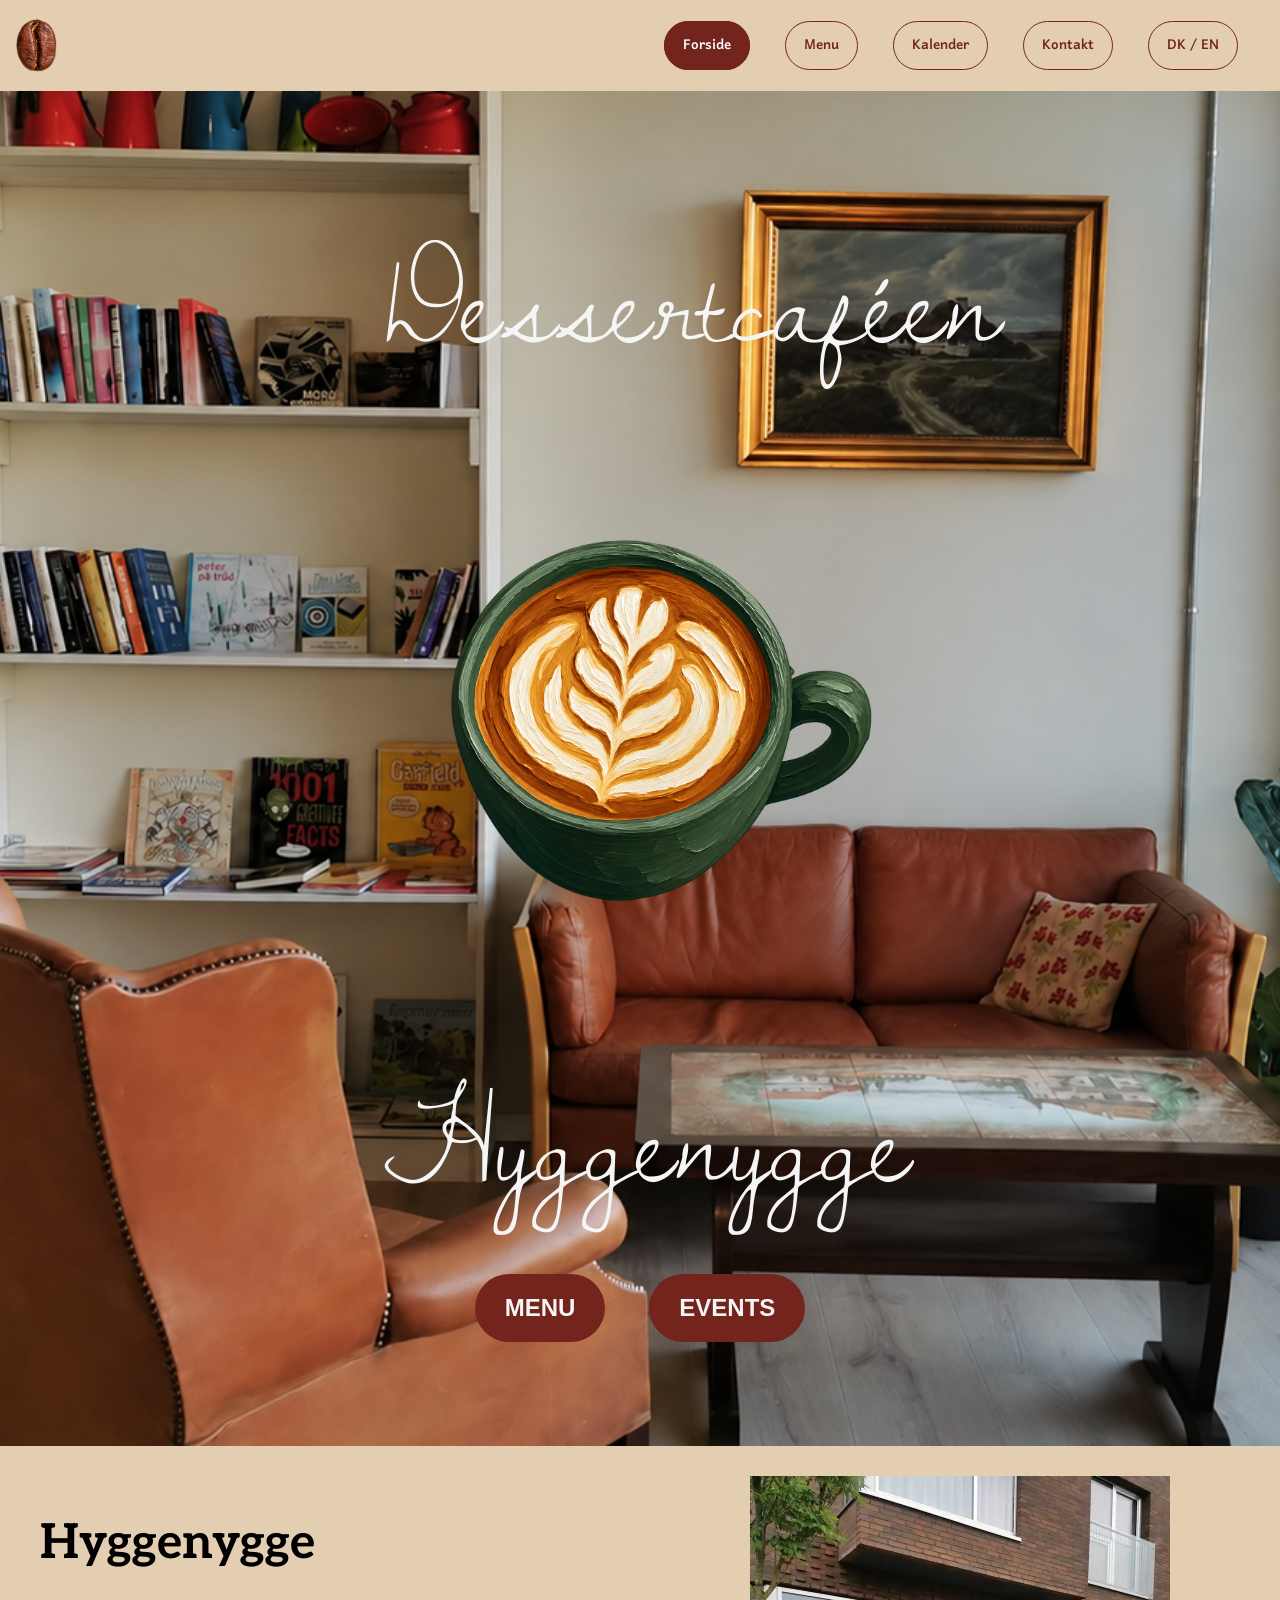
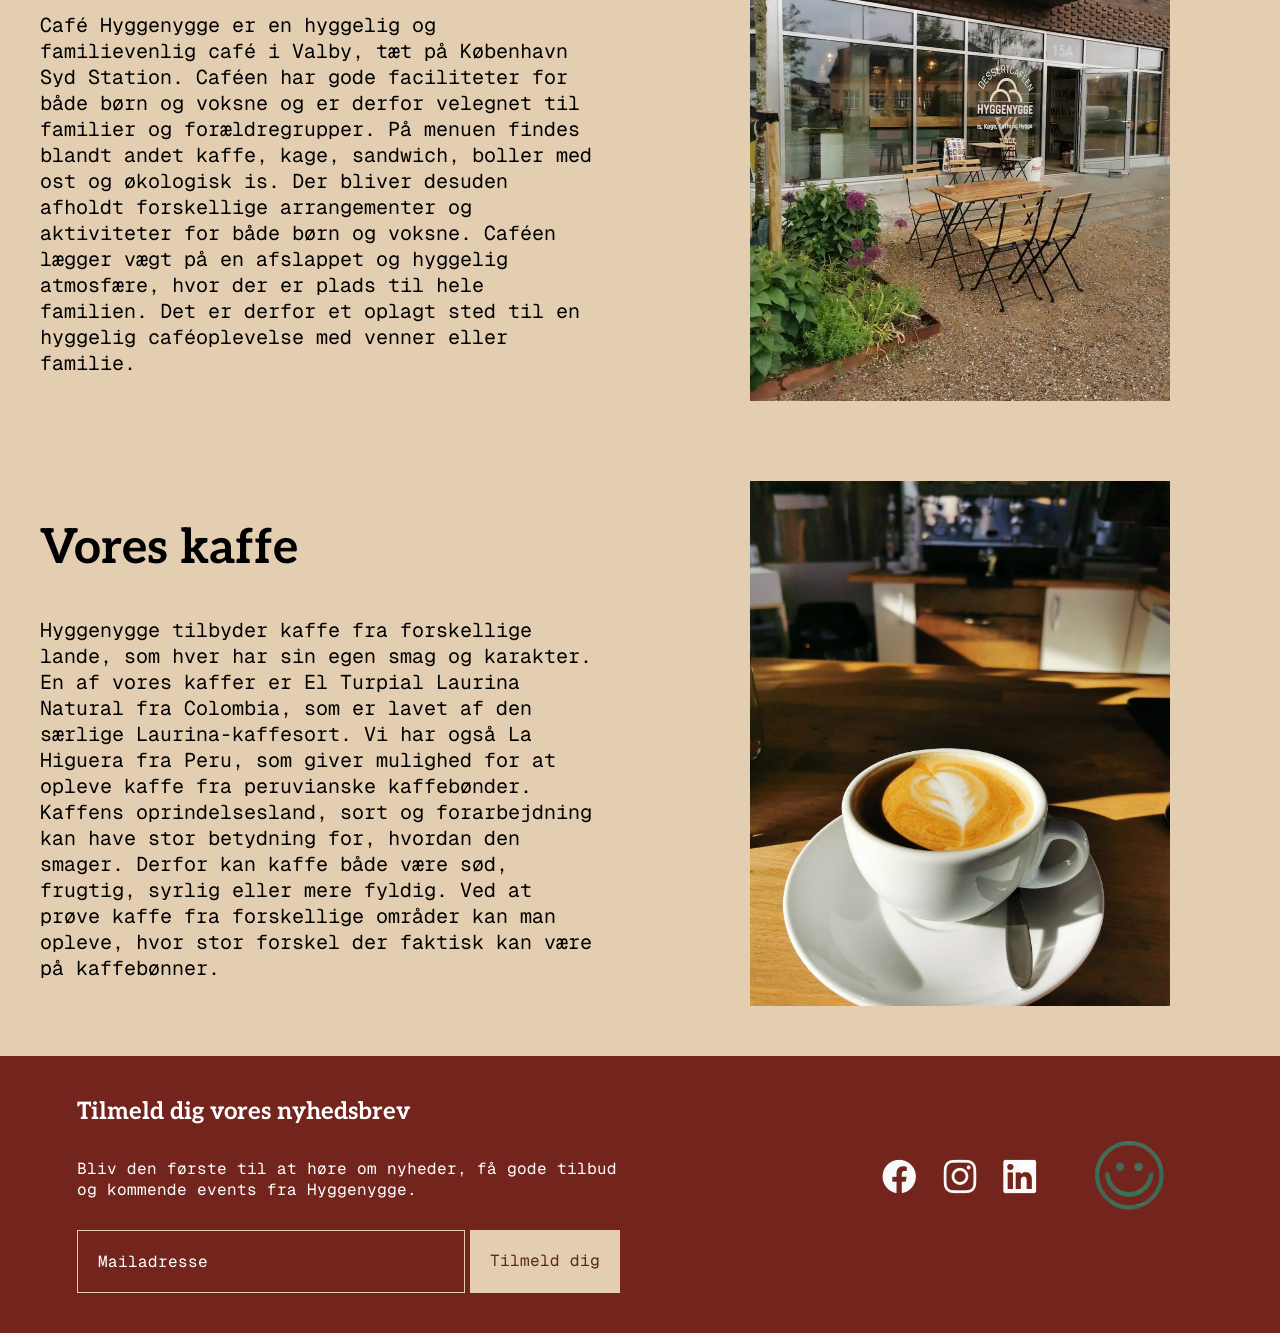
<file: index.html>
<!DOCTYPE html>
<html lang="en">

<head>
    <link rel="icon" type="image/png" sizes="32x32" href="images/favicon-32x32.png">
    <link rel="manifest" href="site.webmanifest">
    <meta charset="UTF-8">
    <meta name="viewport" content="width=device-width, initial-scale=1.0">
    <meta name="robots" content="noindex">
    <title>Hyggenygge</title>
    <link rel="stylesheet" href="style.css">
    <link rel="stylesheet" href="layout.css">


    <link rel="preconnect" href="https://fonts.googleapis.com">
    <link rel="preconnect" href="https://fonts.gstatic.com" crossorigin>
    <link href="https://fonts.googleapis.com/css2?family=Dawning+of+a+New+Day&family=Lobster&display=swap"
        rel="stylesheet">
    <link rel="preconnect" href="https://fonts.googleapis.com">
    <link rel="preconnect" href="https://fonts.gstatic.com" crossorigin>
    <link href="https://fonts.googleapis.com/css2?family=Aleo:ital,wght@0,100..900;1,100..900&display=swap"
        rel="stylesheet">
    <link rel="preconnect" href="https://fonts.googleapis.com">
    <link rel="preconnect" href="https://fonts.gstatic.com" crossorigin>
    <link href="https://fonts.googleapis.com/css2?family=Geist+Mono:ital,wght@0,100..900;1,100..900&display=swap"
        rel="stylesheet">
    <link rel="preconnect" href="https://fonts.googleapis.com">
    <link rel="preconnect" href="https://fonts.gstatic.com" crossorigin>
    <link href="https://fonts.googleapis.com/css2?family=Arimo:ital,wght@0,400..700;1,400..700&display=swap"
        rel="stylesheet">
    <link rel="preconnect" href="https://fonts.googleapis.com">
    <link rel="preconnect" href="https://fonts.gstatic.com" crossorigin>
    <link href="https://fonts.googleapis.com/css2?family=Harmattan:wght@400;500;600;700&display=swap" rel="stylesheet">
</head>

<body>
    <header>
        <div class="logo">
            <a href="index.html">
                <img src="images/kaffeboenne.png" alt="logo"></a>
        </div>

        <nav>
            <ul class="menu">
                <li><a href="index.html" class="active"> Forside</a></li>
                <li><a href="menu.html"> Menu</a></li>
                <li><a href="kalender.html">Kalender</a></li>
                <li><a href=""> Kontakt </a></li>
                <li><a href="">DK / EN</a></li>
            </ul>
            <button class="burger" type="button" aria-label="Åbn menu">
                <span class="line"></span>
                <span class="line"></span>
                <span class="line"></span>
            </button>
        </nav>
    </header>



    <main>
        <div class="Hyggenygge">
            <div class="kop_grid">
                <img src="images/logo.webp" alt="logo">
                <h2 class="hero_dessert"> Dessertcaféen</h2>
                <h2 class="hero_hygge">Hyggenygge</h2>
            </div>
            <div class="hero_knapper">
                <a class="knap" href="menu.html"> MENU </a>
                <a class="knap" href="kalender.html"> EVENTS </a>
            </div>
        </div>

        <section class="grid_1-1">
            <div>
                <h2> Hyggenygge </h2>
                <p>
                    Café Hyggenygge er en hyggelig og familievenlig café i Valby, tæt på København Syd Station. Caféen
                    har
                    gode
                    faciliteter for både børn og voksne og er derfor velegnet til familier og forældregrupper. På menuen
                    findes
                    blandt andet
                    kaffe, kage, sandwich, boller med ost og økologisk is. Der bliver desuden afholdt forskellige
                    arrangementer og
                    aktiviteter for både børn og voksne. Caféen lægger vægt på en afslappet og hyggelig atmosfære, hvor
                    der
                    er plads
                    til hele
                    familien. Det er derfor et oplagt sted til en hyggelig caféoplevelse med venner eller familie.
                </p>
            </div>
            <div>
                <img src="images/foran_hyggenygge.webp" alt="foran_hyggenygge">
            </div>
            <div>
                <h2>
                    Vores kaffe
                </h2>
                <p>
                    Hyggenygge tilbyder kaffe fra forskellige lande, som hver har sin egen smag og karakter. En af vores
                    kaffer
                    er
                    El
                    Turpial Laurina Natural fra Colombia, som er lavet af den særlige Laurina-kaffesort. Vi har også La
                    Higuera
                    fra
                    Peru,
                    som giver mulighed for at opleve kaffe fra peruvianske kaffebønder.

                    Kaffens oprindelsesland, sort og forarbejdning kan have stor betydning for, hvordan den smager.
                    Derfor
                    kan
                    kaffe
                    både
                    være sød, frugtig, syrlig eller mere fyldig. Ved at prøve kaffe fra forskellige områder kan man
                    opleve,
                    hvor
                    stor
                    forskel der faktisk kan være på kaffebønner.
                </p>
            </div>
            <img src="images/kaffe.webp" alt="kaffe">
        </section>
        <div>
    </main>

    <footer>
        <div class="nyhedsbrev">
            <h4>
                Tilmeld dig vores nyhedsbrev
            </h4>
            <p>
                Bliv den første til at høre om nyheder, få gode tilbud og kommende events fra Hyggenygge.
            </p>

            <div class="tilmelding">
                <div class="mailfelt">Mailadresse</div>
                <div class="tilmeld-knap">Tilmeld dig</div>
            </div>
        </div>


        <div class="footer-hojre">
            <div class="sociale-medier">
                <img src="images/socialemedier.webp" alt="sociale-medier">
            </div>
        </div>
    </footer>
    <script src="menu.js"></script>
</body>

</html>
</file>
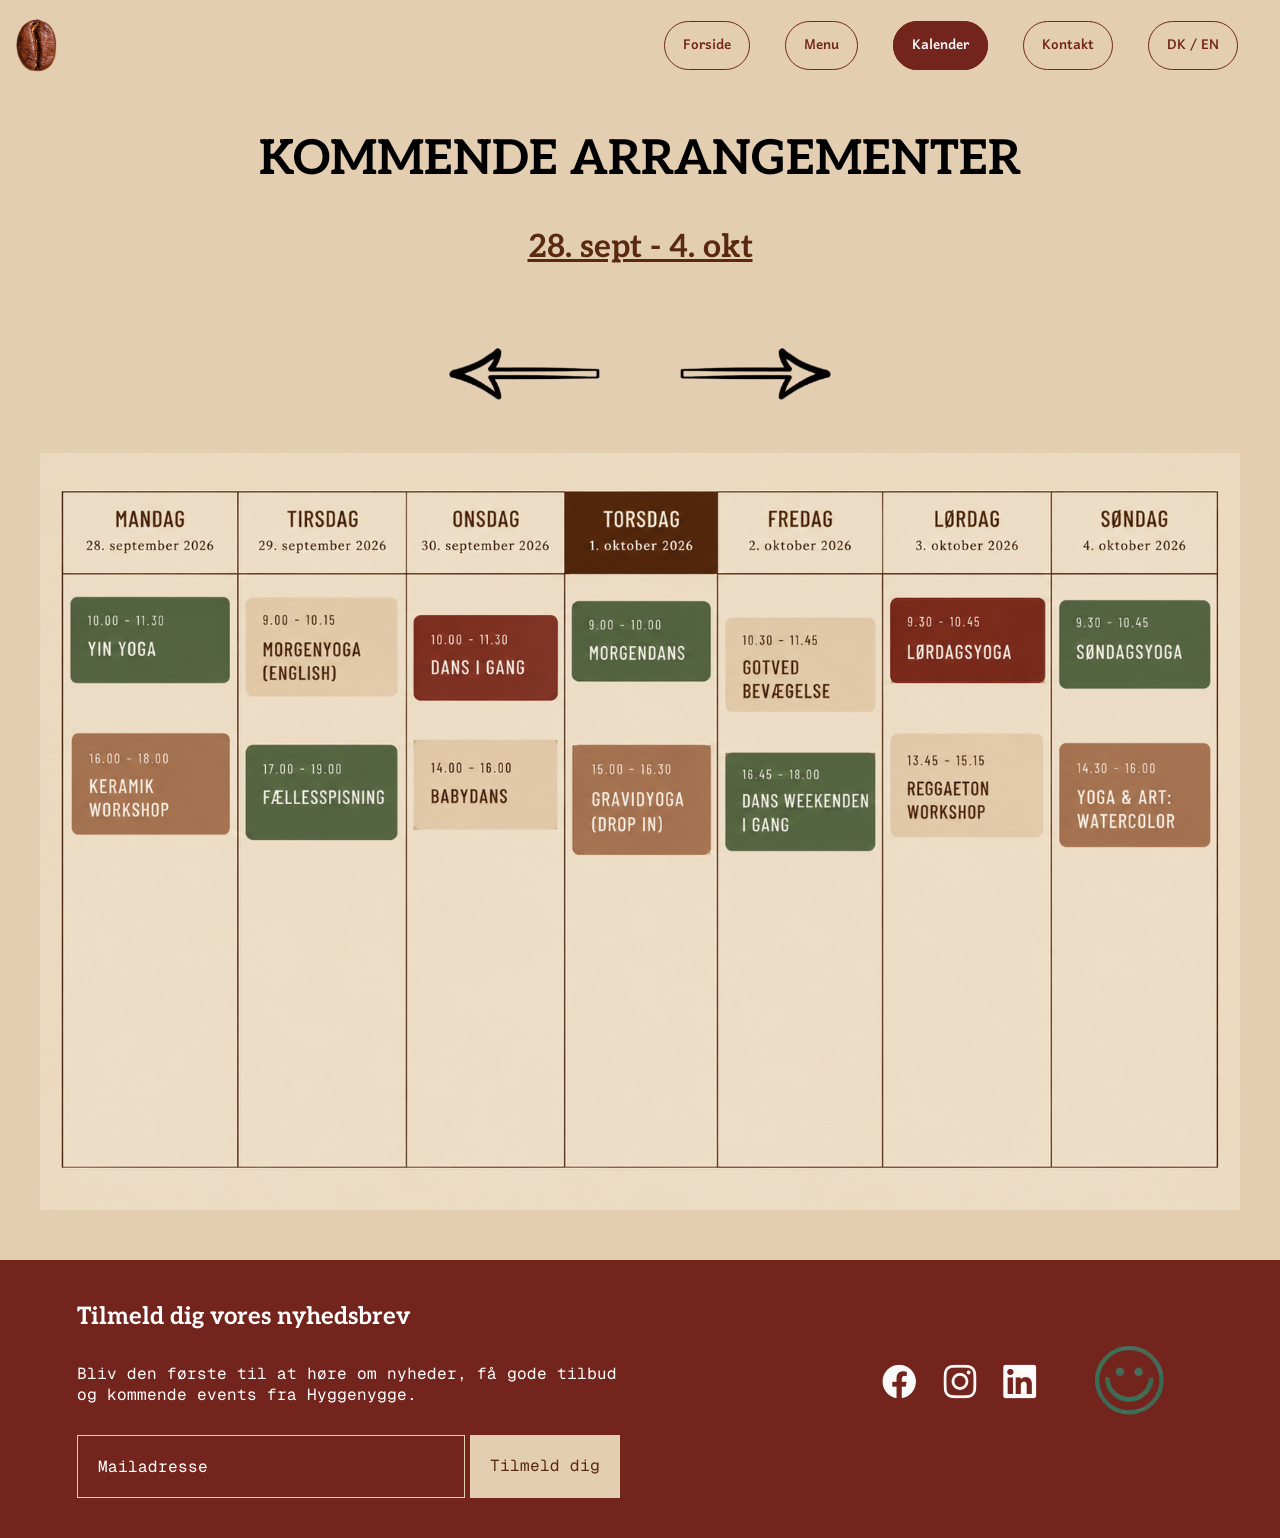
<file: kalender.html>
<!DOCTYPE html>
<html lang="en">

<head>
    <meta charset="UTF-8">
    <meta name="viewport" content="width=device-width, initial-scale=1.0">
    <link rel="icon" type="image/png" sizes="32x32" href="images/favicon-32x32.png">
    <meta name="robots" content="noindex">
    <title>Hyggenygge</title>
    <link rel="stylesheet" href="style.css">
    <link rel="stylesheet" href="layout.css">
    <link rel="preconnect" href="https://fonts.googleapis.com">
    <link rel="preconnect" href="https://fonts.gstatic.com" crossorigin>
    <link href="https://fonts.googleapis.com/css2?family=Aleo:ital,wght@0,100..900;1,100..900&display=swap"
        rel="stylesheet">
    <link rel="preconnect" href="https://fonts.googleapis.com">
    <link rel="preconnect" href="https://fonts.gstatic.com" crossorigin>
    <link href="https://fonts.googleapis.com/css2?family=Geist+Mono:ital,wght@0,100..900;1,100..900&display=swap"
        rel="stylesheet">
    <link rel="preconnect" href="https://fonts.googleapis.com">
    <link rel="preconnect" href="https://fonts.gstatic.com" crossorigin>
    <link href="https://fonts.googleapis.com/css2?family=Harmattan:wght@400;500;600;700&display=swap" rel="stylesheet">

</head>

<body>
    <header>
        <div class="logo">
            <a href="index.html">
                <img src="images/kaffeboenne.png" alt="logo"></a>
        </div>

        <nav>
            <ul class="menu">
                <li><a href="index.html"> Forside</a></li>
                <li><a href="menu.html"> Menu</a></li>
                <li><a href="kalender.html" class="active">Kalender</a></li>
                <li><a href=""> Kontakt </a></li>
                <li><a href="">DK / EN</a></li>
            </ul>
            <button class="burger" type="button" aria-label="Åbn menu">
                <span class="line"></span>
                <span class="line"></span>
                <span class="line"></span>
            </button>
        </nav>
    </header>

    <main>
        <h2 class="centreret">KOMMENDE ARRANGEMENTER</h2>
        <h3>28. sept - 4. okt </h3>
        <div class="pile">
            <img class="pil venstre" src="images/pile.webp" alt="pil til venstre">

            <img class="pil" src="images/pile.webp" alt="pil til højre">
        </div>
        <img src="images/kalender.webp" alt="">

    </main>

    <footer>
        <div class="nyhedsbrev">
            <h4>
                Tilmeld dig vores nyhedsbrev
            </h4>
            <p>
                Bliv den første til at høre om nyheder, få gode tilbud og kommende events fra Hyggenygge.
            </p>

            <div class="tilmelding">
                <div class="mailfelt">Mailadresse</div>
                <div class="tilmeld-knap">Tilmeld dig</div>
            </div>
        </div>


        <div class="footer-hojre">
            <div class="sociale-medier">
                <img src="images/socialemedier.webp" alt="sociale-medier">
            </div>
        </div>
    </footer>
    <script src="menu.js"></script>

</body>

</html>
</file>
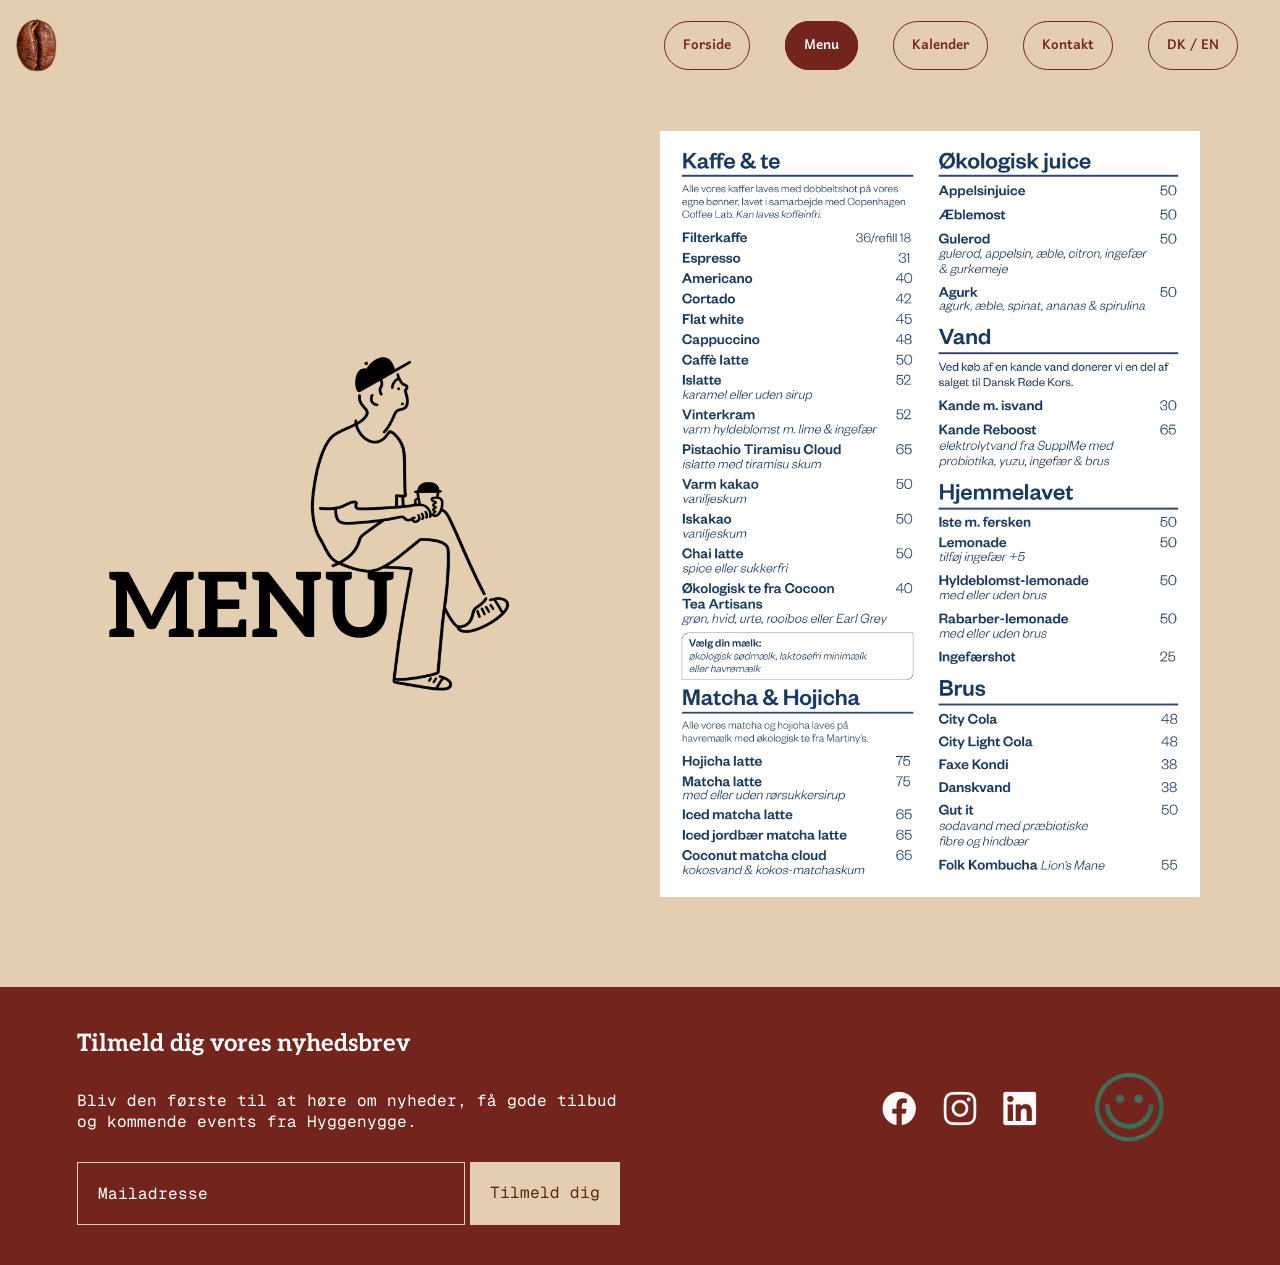
<file: menu.html>
<!DOCTYPE html>
<html lang="en">

<head>
    <meta charset="UTF-8">
    <meta name="viewport" content="width=device-width, initial-scale=1.0">
    <link rel="icon" type="image/png" sizes="32x32" href="images/favicon-32x32.png">
    <meta name="robots" content="noindex">
    <title>Hyggenygge</title>
    <link rel="stylesheet" href="style.css">
    <link rel="stylesheet" href="layout.css">
    <link rel="preconnect" href="https://fonts.googleapis.com">
    <link rel="preconnect" href="https://fonts.gstatic.com" crossorigin>
    <link href="https://fonts.googleapis.com/css2?family=Aleo:ital,wght@0,100..900;1,100..900&display=swap"
        rel="stylesheet">
    <link rel="preconnect" href="https://fonts.googleapis.com">
    <link rel="preconnect" href="https://fonts.gstatic.com" crossorigin>
    <link href="https://fonts.googleapis.com/css2?family=Geist+Mono:ital,wght@0,100..900;1,100..900&display=swap"
        rel="stylesheet">
    <link rel="preconnect" href="https://fonts.googleapis.com">
    <link rel="preconnect" href="https://fonts.gstatic.com" crossorigin>
    <link href="https://fonts.googleapis.com/css2?family=Harmattan:wght@400;500;600;700&display=swap" rel="stylesheet">
</head>

<body>
    <header>
        <div class="logo">
            <a href="index.html">
                <img src="images/kaffeboenne.png" alt="logo"></a>
        </div>

        <nav>
            <ul class="menu">
                <li><a href="index.html"> Forside</a></li>
                <li><a href="menu.html" class="active"> Menu</a></li>
                <li><a href="kalender.html">Kalender</a></li>
                <li><a href=""> Kontakt </a></li>
                <li><a href="">DK / EN</a></li>
            </ul>
            <button class="burger" type="button" aria-label="Åbn menu">
                <span class="line"></span>
                <span class="line"></span>
                <span class="line"></span>
            </button>
        </nav>
    </header>
    <main>
        <div class="menu-layout">

            <div class="menu-venstre">
                <h2 class="menu-overskrift">MENU</h2>

                <div class="siddendeperson">
                    <img src="images/Siddendeperson.webp" alt="Siddende person med kaffe">
                </div>
            </div>

            <div>
                <img class="menukort" src="images/menukort.webp" alt="Menukort">
            </div>

        </div>
    </main>

    <footer>
        <div class="nyhedsbrev">
            <h4>
                Tilmeld dig vores nyhedsbrev
            </h4>
            <p>
                Bliv den første til at høre om nyheder, få gode tilbud og kommende events fra Hyggenygge.
            </p>

            <div class="tilmelding">
                <div class="mailfelt">Mailadresse</div>
                <div class="tilmeld-knap">Tilmeld dig</div>
            </div>
        </div>


        <div class="footer-hojre">
            <div class="sociale-medier">
                <img src="images/socialemedier.webp" alt="sociale-medier">
            </div>
        </div>
    </footer>
    <script src="menu.js"></script>

</body>

</html>
</file>
<file: style.css>
img {
  width: 100%;
  height: auto;
  display: block;
}

/************* knapperne **************/

.knap {
  background-color: #73241d;
  border-radius: 40px;
  padding: 20px 30px;
  text-align: center;
  display: inline-block;

  font-family: "Viga", sans-serif;
  text-decoration: none;
  font-size: 24px;
  font-optical-sizing: auto;
  font-weight: bold;
  font-style: normal;
  color: whitesmoke;
  margin: 4px 2px;
}

/***** text *****/

h1 {
  font-family: "Dawning of a New Day", cursive;
  font-weight: 400;
  font-size: 120px;
  font-style: normal;
  color: whitesmoke;
}

h2 {
  font-family: "Aleo", serif;
  font-optical-sizing: auto;
  font-weight: bold;
  font-style: normal;
  font-size: 48px;
}

h3 {
  font-family: "Aleo", serif;
  font-optical-sizing: auto;
  font-weight: bold;
  font-style: normal;
  font-size: 32px;
}

p {
  font-family: "Geist Mono", monospace;
  font-optical-sizing: auto;
  font-size: 20px;
  font-weight: normal;
  font-style: normal;
}

/****** header *****/

header {
  background-color: #e4ceb2;
  line-height: 2;
  top: 0;
  display: flex;
  justify-content: space-between;
  align-items: center;
  padding: 10px;
}

.logo img {
  width: 50px;
}
header nav a {
  text-decoration: none;
  color: #73241d;
  font-family: "Harmattan", sans-serif;
  font-weight: 600;
  font-style: normal;
  font-size: 18px;
  border: 1px solid #73241d;
  border-radius: 30px;
  padding: 8px 18px;
}

header nav a.active {
  background-color: #73241d;
  color: #ffffff;
}

/***** navigation *****/

nav {
  display: flex;
  align-items: center;
  @media (width < 800px) {
  }
}

body {
  background-color: #e4ceb2;
  margin: 0;
  padding: 0;
}

.centreret {
  text-align: center;
}

/***** MENU *****/
.menu-overskrift {
  font-size: 96px;
  text-align: center;
}

.pil {
  width: 20%;
  height: auto;
}

.venstre {
  transform: scaleX(-1);
}

h3 {
  color: #592a0f;
  text-decoration: underline;
}

/***** footer *****/

footer {
  background-color: #73241d;
  width: 100%;
  box-sizing: border-box;
}

footer p {
  color: #ffffff;
  font-family: "Geist Mono", monospace;
  font-weight: normal;
  font-size: 16px;
}

footer h4 {
  color: #ffffff;
  font-family: "Aleo", serif;
  font-weight: bold;
  font-size: 24px;
}

.mailfelt {
  border: 1px solid #e4ceb2;
  color: white;
  font-family: "Geist Mono", monospace;
}

.tilmeld-knap {
  background-color: #e4ceb2;
  color: #592a0f;
  font-family: "Geist Mono", monospace;
}

/***** burger *****/
.burger {
  width: 30px;
  height: 20px;
  cursor: pointer;
  display: none;

  .line {
    display: block;
    width: 100%;
    height: 2px;
    background-color: #333333;
    margin-bottom: 5px;
    transition: 0.2s linear;
  }

  @media (width < 800px) {
    display: block;
    background-color: transparent;
    border: 0;

    &.active .line:nth-child(1) {
      transform: rotate(45deg) translate(5px, 5px);
      transition: 0.2s linear;
    }

    &.active .line:nth-child(2) {
      opacity: 0;
      transition: 0.15s linear;
    }

    &.active .line:nth-child(3) {
      transform: rotate(-45deg) translate(5px, -5px);
      transition: 0.2s linear;
    }
  }
}

nav {
  /**** desktop ****/
  display: flex;
  align-items: center;
  position: relative;

  @media (width < 800px) {
    /**** mobil ****/

    &.active .menu {
      display: block;
      background-color: #9f7d8f;
      position: absolute;
      top: 94px;
      left: 0;
      width: 100%;
      box-shadow: 0 10px 10px rgba(0, 0, 0, 0.1);
      z-index: 1;
    }

    &.active .menu li {
      margin: 10px 20px;
    }

    &.active .menu a {
      font-size: 24px;
    }
  }
}
</file>
<file: layout.css>
main {
  max-width: 1200px;
  margin: 0 auto;
}

/***** Forsiden *****/

.Hyggenygge {
  width: 100vw;
  max-width: none;
  margin-left: calc(50% - 50vw);

  background-image: url("images/Hyggenygge.webp");
  background-size: cover;
  background-position: center;
  min-height: 90vh;
}

.grid_1-1 {
  display: grid;
  grid-template-columns: 1fr 1fr;
  gap: 80px;
  align-items: start;
  margin: 30px 0;
}

.grid_1-1 img {
  width: 75%;
  height: auto;
  display: block;
  margin: 0 auto;
}

.hero_knapper {
  display: flex;
  justify-content: center;
  gap: 40px;
  margin-top: 20px;
  transform: translateY(-100px);
}

/* MOBILVERSION */
@media (max-width: 800px) {
  .grid_1-1 {
    grid-template-columns: 1fr;
    gap: 30px;
    margin: 50px 30px;
  }

  .grid_1-1 img {
    width: 95%;
  }
}

/* HEADER & NAVIGATION */

header nav {
  position: relative;
}

header nav ul {
  display: flex;
  gap: 35px;
  list-style: none;
  margin: 0;
  padding: 0;
  padding-right: 2rem;
}

/* Gør at burger er skjult på desktop */
.burger {
  display: none;
}

/* MOBIL OG TABLET */

@media (max-width: 1100px) {
  /* Skjul almindelige menuknapper */
  header nav ul.menu {
    display: none;
  }

  /* Viser burgerikonet */
  .burger {
    display: block;
    background-color: transparent;
    border: none;
  }

  /* Viser menuen ved klik */
  header nav.active ul.menu {
    display: flex;
    flex-direction: column;
    gap: 20px;

    position: absolute;
    top: 100%;
    right: 0;

    width: 250px;
    padding: 20px;

    background-color: #e4ceb2;
    z-index: 10;
  }
}

/** kop billede **/

.kop_grid {
  max-width: 40%;
  margin: 0 auto;

  display: flex;
  flex-direction: column;
  justify-content: center;
  align-items: center;
  margin-inline: auto;
  display: grid;
  grid-template-columns: 1fr 1fr;
  grid-template-rows: 1fr 1fr 1fr;
  img {
    grid-column: 1 / -1;
    grid-row: 1 / -1;
  }

  h2 {
    font-family: "Dawning of a New Day", cursive;
    font-weight: 400;
    font-style: normal;
    color: whitesmoke;
    font-size: 10vw;
  }

  .hero_dessert {
    text-align: center;
    grid-column: 1 / -1;
    grid-row: 1 / 2;
  }

  .hero_hygge {
    text-align: center;
    grid-column: 1 / -1;
    grid-row: 3 / 4;
  }
}

/***** menu siden *****/

.menu-layout {
  display: grid;
  grid-template-columns: 1fr 1fr;
  gap: 40px;
  align-items: center;
  padding: 40px;
}

.menu-venstre {
  position: relative;
  height: 650px;
}

.menu-overskrift {
  position: absolute;
  top: 45%;
  left: 5%;
  font-size: 90px;
}

.siddendeperson {
  position: absolute;
  width: 65%;
  top: 23%;
  right: 8%;
  transform: scaleX(-1);
}

.siddendeperson img {
  width: 100%;
  height: auto;
}

.menukort {
  width: 100%;
  height: auto;
  display: block;
}

/* mobilversion */

@media (max-width: 800px) {
  .menu-layout {
    grid-template-columns: 1fr;
    padding: 20px;
    align-items: center;
  }

  .menu-venstre {
    height: 350px;
  }

  .menu-overskrift {
    font-size: 55px;
    top: 55%;
  }

  .siddendeperson {
    width: 55%;
    top: 18%;
    right: 5%;
  }

  .menukort {
    width: 100%;
  }
}

h3 {
  text-align: center;
}

.pile {
  display: flex;
  justify-content: center;
}

.sociale-medier {
  display: flex;
  gap: 25px;
  align-items: center;
}

/***** footer *****/

footer {
  display: grid;
  grid-template-columns: 1fr 1fr;
  align-items: center;
  gap: 40px;
  padding: 40px 6%;
  padding-top: 10px;
  margin-top: 50px;
}

.footer-hojre {
  display: flex;
  justify-content: flex-end;
  align-items: center;
  gap: 50px;
}

.sociale-medier img {
  width: auto;
  height: auto;
}
.tilmelding {
  display: flex;
  gap: 5px;
  margin-top: 30px;
}

.mailfelt {
  flex: 1;
  padding: 20px;
}

.tilmeld-knap {
  padding: 20px;
}

/** mobil version **/

@media (max-width: 800px) {
  footer {
    grid-template-columns: 1fr;
    padding: 25px;
  }

  .footer-hojre {
    justify-content: space-between;
    gap: 20px;
  }

  .tilmelding {
    flex-wrap: wrap;
  }
}
</file>
